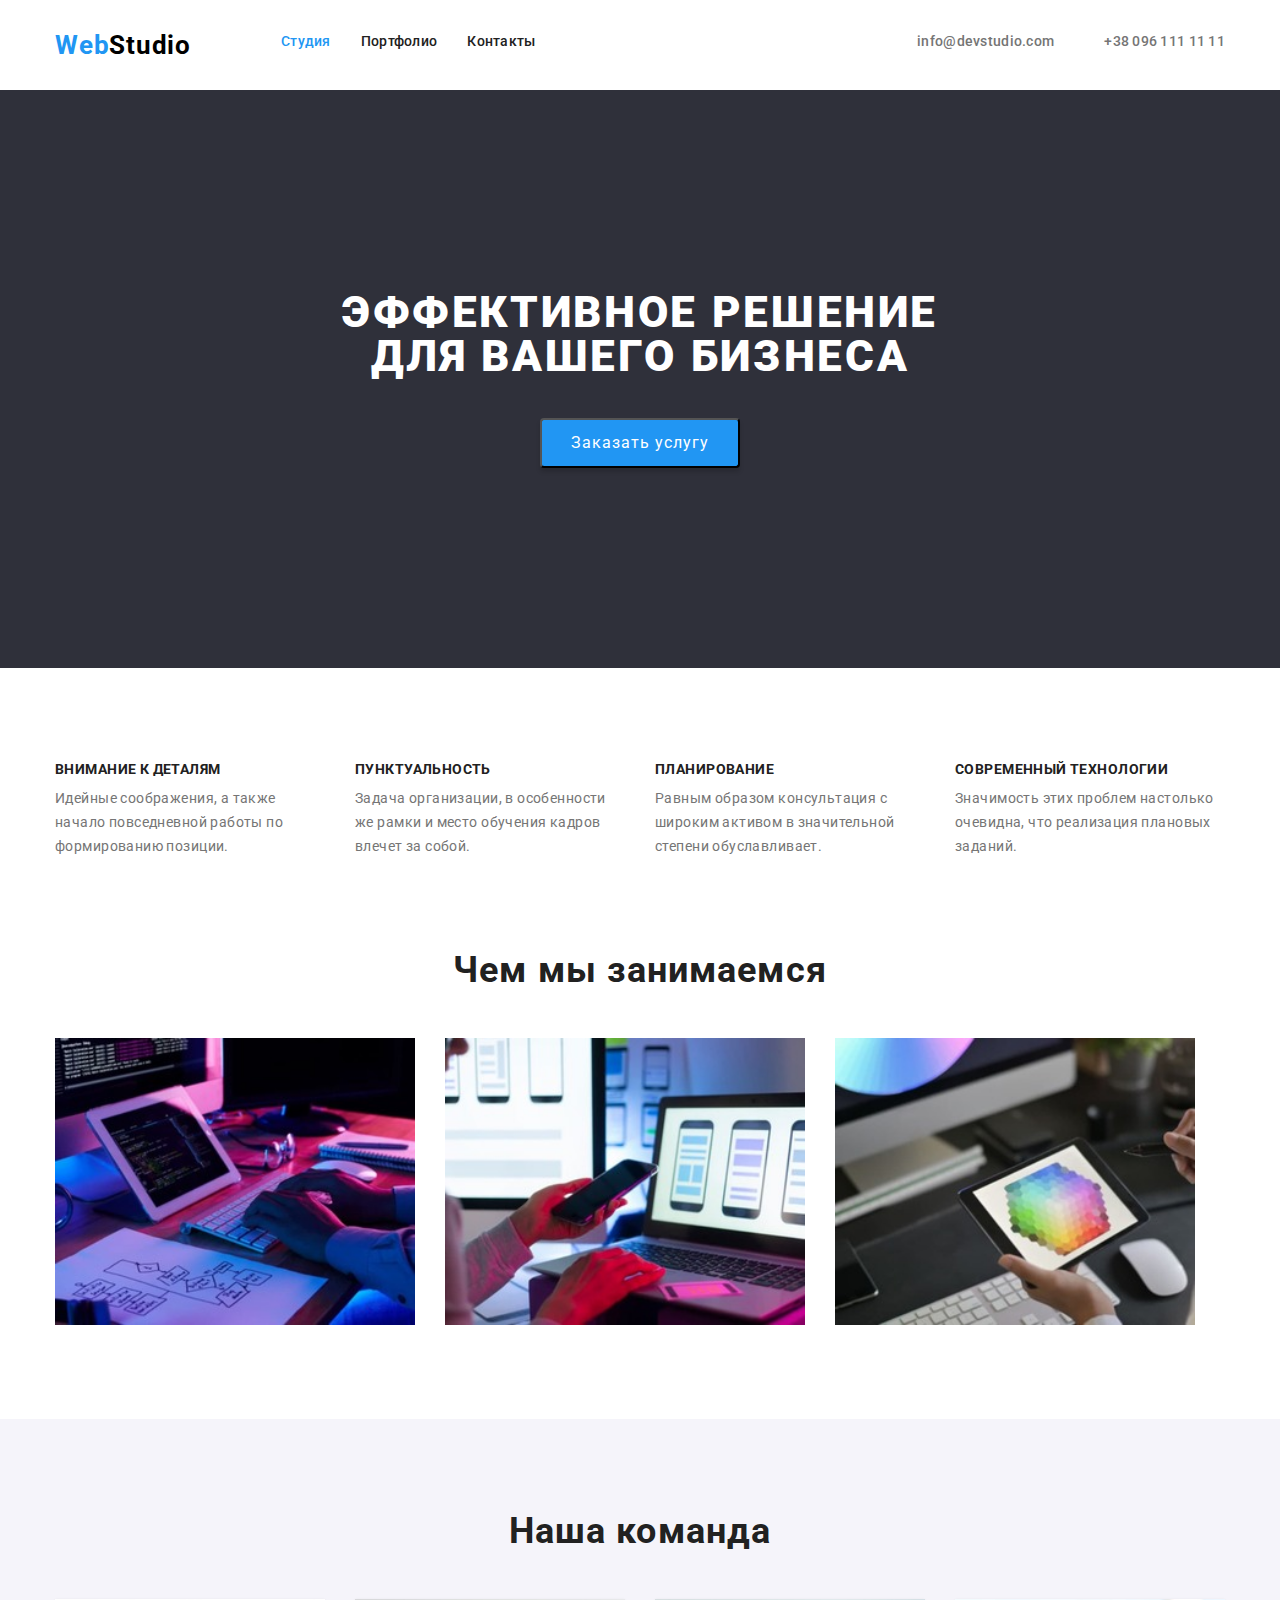
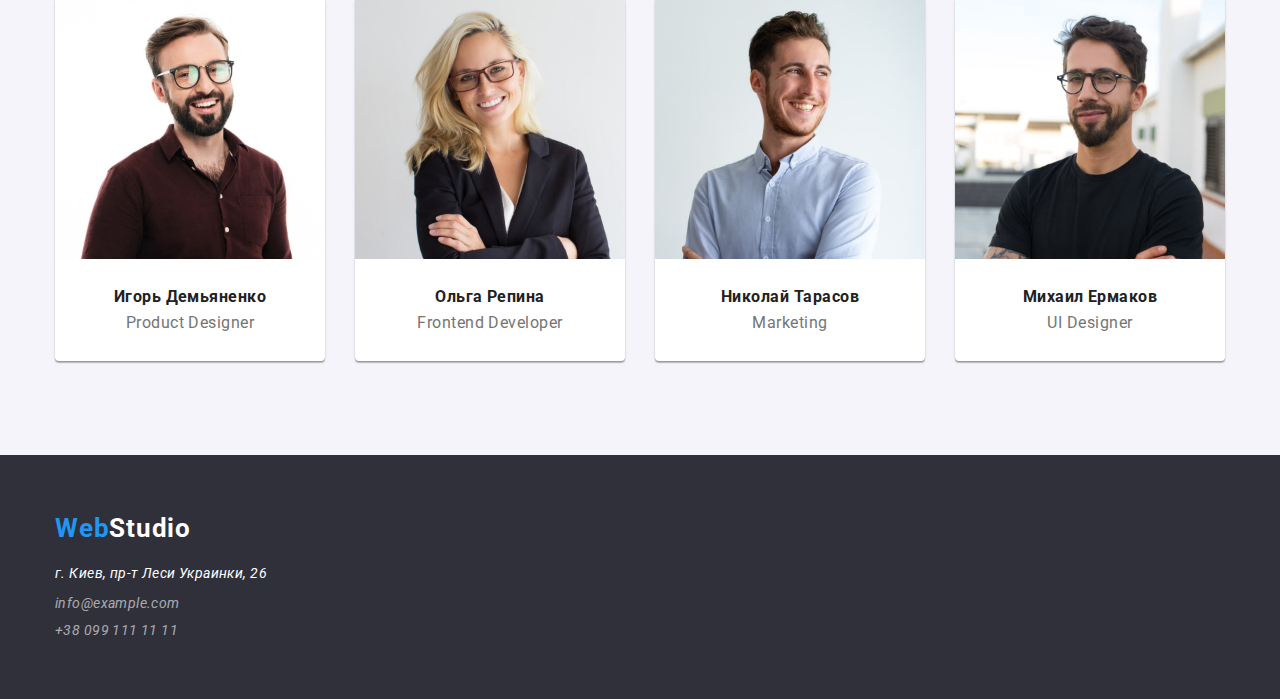
<file: index.html>
<!DOCTYPE html>
<html lang="en">
    <head>
        <meta charset="UTF-8">
        <meta http-equiv="X-UA-Compatible" content="IE=edge">
        <meta name="viewport" content="width=device-width, initial-scale=1.0">
        <title>Web Studip</title>
        <style>
            * {
            padding: 0;
            margin: 0;
            }
        </style>
        <link rel="preconnect" href="https://fonts.googleapis.com">
        <link rel="preconnect" href="https://fonts.gstatic.com" crossorigin>
        <link href="https://fonts.googleapis.com/css2?family=Roboto:wght@100;300;400;500;700;900&display=swap" rel="stylesheet">
        <link rel="stylesheet" href="css/modern-normalize.css">
        <link rel="stylesheet" href="css/style.css">
    </head>
<body>
    <header>
        <div class="container flexwrap-1">
            <nav class="flexwrap-1">
                <a class="webstudio" href="/">Web<span class="studio">Studio</span></a>

                <ul class="linki tocki flexwrap-1 concatst-ost">
                    <li class="li-ots"><a class="linki-1 text-razmer" href="./index.html">Студия</a></li>
                    <li class="li-ots"><a class="linki text-razmer" href="./portfolio.html">Портфолио</a></li>
                    <li class="li-ots"><a class="linki text-razmer" href="">Контакты</a></li>
                </ul>
            </nav>
                <ul class="tocki flexwrap-3 concatst">
                    <li class="li-ots-2"><a class="linki text-razmer-mail" href="mailto:info@devstudio.com">info@devstudio.com</a></li>
                    <li class="li-ots-2"><a class="linki text-razmer-mail" href="tel:+380961111111">+38 096 111 11 11</a></li>
                </ul>
        </div>
        </header>
    <main>
        <!--герой-->
        <section class="fon-knopki">
        <DIV class="container">
            <h1 class="text-knopki">ЭФФЕКТИВНОЕ РЕШЕНИЕ <br> ДЛЯ ВАШЕГО БИЗНЕСА</h1>
            <button class="button-index" type="button">Заказать услугу</button>
        </DIV>
        </section>
        <!--наши преимущества-->
        <section class="flexwrap section-1">
            <div class="container">
            <ul class="tocki flexwrap-1 plusa">
                <li class="padding-plus"><h3 class="flexwrap text-plus">ВНИМАНИЕ К ДЕТАЛЯМ</h3><span class="text-plus-opis flexwrap">Идейные соображения, а также начало повседневной работы по формированию позиции.</span></li>
                <li class="padding-plus"><h3 class="flexwrap text-plus">ПУНКТУАЛЬНОСТЬ</h3><span class="text-plus-opis flexwrap">Задача организации, в особенности же рамки и место обучения кадров влечет за собой.</span></li>
                <li class="padding-plus"><h3 class="flexwrap text-plus">ПЛАНИРОВАНИЕ</h3><span class="text-plus-opis flexwrap">Равным образом консультация с широким активом в значительной степени обуславливает.</span></li>
                <li class="padding-plus"><h3 class="flexwrap text-plus">СОВРЕМЕННЫЙ ТЕХНОЛОГИИ</h3><span class="text-plus-opis flexwrap">Значимость этих проблем настолько очевидна, что реализация плановых заданий.</span></li>
            </ul>
            </div>
        </section>
        <!--чем мы занимаемся-->
        <section class="section prei">
            <div class="container">
            <h2 class="text-zanimaemsya">Чем мы занимаемся</h2>
            <ul class="tocki flexwrap-4">
                <li class="padding"><img src="./images/img1.jpg" alt="вёрстка сайта" width="370" height="294"> </li>
                <li class="padding"><img src="./images/img2.jpg" alt="адаптация сайта" width="370" height="294"> </li>
                <li class="padding"><img src="./images/img3.jpg" alt="дизайн сайта" width="370" height="294"> </li>
            </ul>
            </div>
        </section>
        <!--наша команда-->
        <section class="flexwrap team section-1">
            <div class="container">
            <h2 class="text-zanimaemsya-1 prei">Наша команда</h2>
            <ul class="tocki flexwrap-1">
                <li class="box-1 li-ots-3">
                <img src="./images/img4.jpg" alt="вёрстка сайта" width="270" height="260">
                <div class="ots-2">
                <h2 class="name">Игорь Демьяненко</h2>
                <p class="work">Product Designer</p>
                </div>
                </li>


                <li class="box-1 li-ots-3">
                <img src="./images/img5.jpg" alt="вёрстка сайта" width="270" height="260">
                <div class="ots-2">
                <h2 class="name">Ольга Репина</h2>
                <p class="work">Frontend Developer</p>
                </div>
                </li>

           
                <li class="box-1 li-ots-3">
                <img src="./images/img6.jpg" alt="вёрстка сайта" width="270" height="260">
                <div class="ots-2">
                <h2 class="name">Николай Тарасов</h2>
                <p class="work">Marketing</p>
                </div>
                </li>
   

                <li class="box-1 li-ots-3">
                <img src="./images/img7.jpg" alt="вёрстка сайта" width="270" height="260">
                <div class="ots-2">
                <h2 class="name">Михаил Ермаков</h2>
                <p class="work">UI Designer</p>
                </div>
                </li>
            </ul>
            </div>
        </section>
    </main>
    <footer>
    <div class="container">
        <a class="webstudio-1" href="/">Web<span class="studio-white">Studio</span></a>
        <address>   
            <ul class="tocki">
                <li class="ots-11"><a class="adress" href="https://www.google.com/maps/place/%D0%B1%D1%83%D0%BB.+%D0%9B%D0%B5%D1%81%D0%B8+%D0%A3%D0%BA%D1%80%D0%B0%D0%B8%D0%BD%D0%BA%D0%B8,+26,+%D0%9A%D0%B8%D0%B5%D0%B2,+02000">г. Киев, пр-т Леси Украинки, 26</a></li>
                <li class="ots-11"><a class="telmail-futer" href="mailto:info@example.com">info@example.com</a></li>
                <li class="ots-11"><a class="telmail-futer" href="tel:+380991111111">+38 099 111 11 11</a></li>
            </ul>
        </address>
    </div>
    </footer>
</body>
</html>
</file>
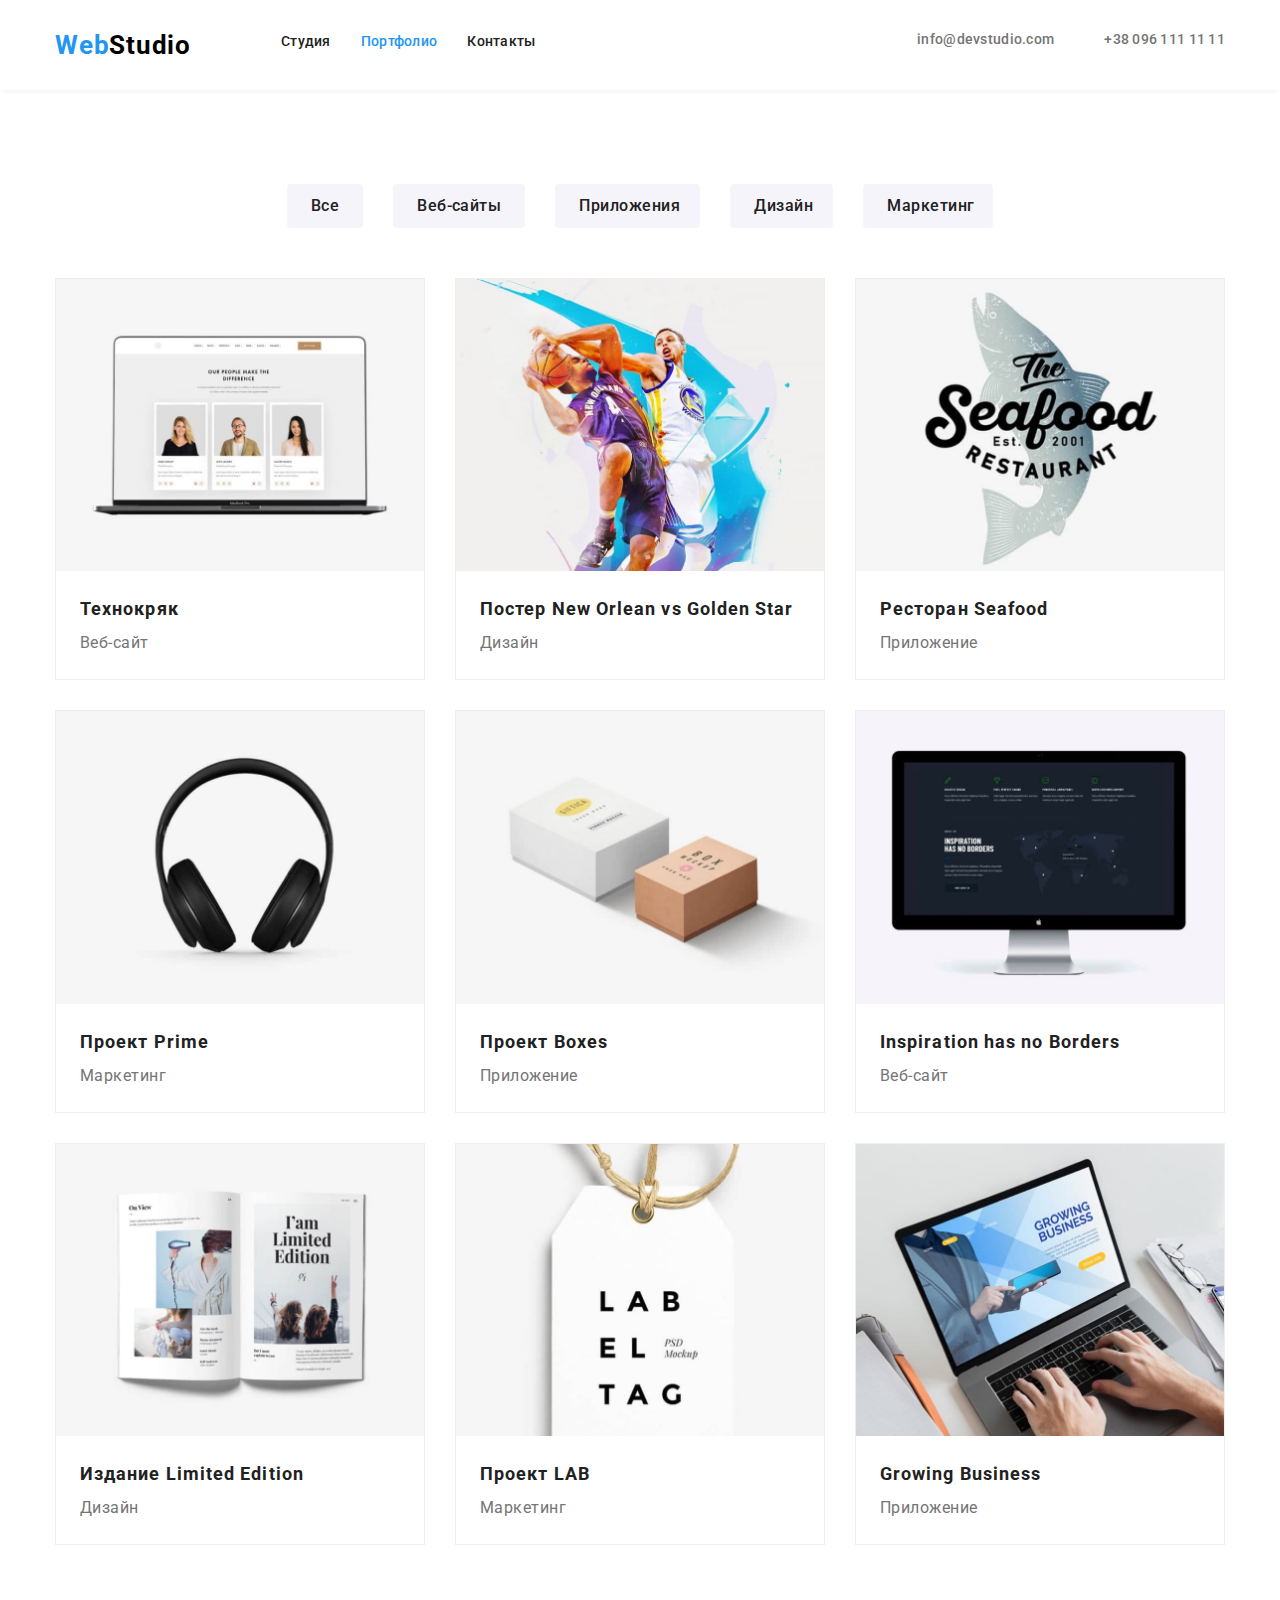
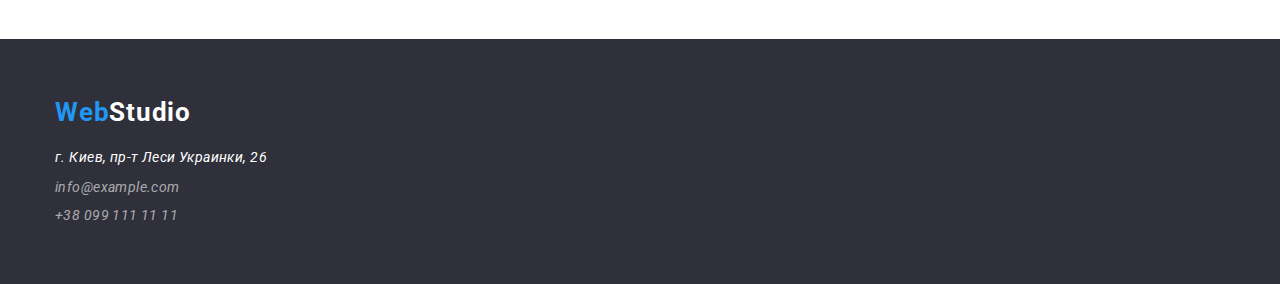
<file: portfolio.html>
<!DOCTYPE html>
<html lang="en">
    <head>
        <meta charset="UTF-8">
        <meta http-equiv="X-UA-Compatible" content="IE=edge">
        <meta name="viewport" content="width=device-width, initial-scale=1.0">
        <title>Portfolio</title>
        <style>
            * {
            padding: 0;
            margin: 0;
            }
        </style>
        <link rel="preconnect" href="https://fonts.googleapis.com">
        <link rel="preconnect" href="https://fonts.gstatic.com" crossorigin>
        <link href="https://fonts.googleapis.com/css2?family=Roboto:wght@100;300;400;500;700;900&display=swap" rel="stylesheet">
        <link rel="stylesheet" href="css/modern-normalize.css">
        <link rel="stylesheet" href="css/style.css">
    </head>
<body>
    <header class="boxshadow">
    <div class="container">
        <nav class="flexwrap">
            <a class="webstudio" href="/">Web<span class="studio">Studio</span></a>

            <ul class="linki tocki flexwrap concatst-ost">
                <li class="li-ots"><a class="linki text-razmer" href="./index.html">Студия</a></li>
                <li class="li-ots"><a class="linki-1 text-razmer" href="./portfolio.html">Портфолио</a></li>
                <li class="li-ots"><a class="linki text-razmer" href="">Контакты</a></li>
            </ul>

        <ul class="telmail flexwrap tocki concatst">
            <li class="li-ots-2"><a class="telmail text" href="mailto:info@devstudio.com">info@devstudio.com</a></li>
            <li class="li-ots-2"><a class="telmail text" href="tel:+380961111111">+38 096 111 11 11</a></li>
            </ul>
        </nav>
    </div>
    </header>
    <main>
        <!--кнопки-->
        <section class="section">
        <div class="container">
            <ul class="tocki flexwrap pad-knopki">
                <li><button class="text-button text-button-0" type="button">Все</button></li>
                <li><button class="text-button text-button-1" type="button">Веб-сайты</button></li>
                <li><button class="text-button text-button-2" type="button">Приложения</button></li>
                <li><button class="text-button text-button-3" type="button">Дизайн</button></li>
                <li><button class="text-button text-button-4" type="button">Маркетинг</button></li>
            </ul>
            <!--портфолио-->
            <ul class="tocki-1 flex-container">
                <li class="box flex-element">
                    <a style="display: block;"><img src="./images/project-1.jpg" alt="изображения сайта" width="370">
                    <div class="ots-4">
                    <h2 class="zag">Технокряк</h2>
                    <p class="opis">Веб-сайт</p>
                    </div></a>
                </li>

                <li class="box flex-element">
                    <a style="display: block;"><img src="./images/project-2.jpg" alt="изображения сайта" width="370">
                    <div class="ots-4">
                    <h2 class="zag">Постер New Orlean vs Golden Star</h2>
                    <p class="opis">Дизайн</p>
                    </div></a>
                </li>

                <li class="box flex-element">
                    <a style="display: block;"><img src="./images/project-3.jpg" alt="изображения сайта" width="370">
                    <div class="ots-4">
                    <h2 class="zag">Ресторан Seafood</h2>
                    <p class="opis">Приложение</p>
                    </div></a>
                </li>

                <li class="box flex-element">
                    <a style="display: block;"><img src="./images/project-4.jpg" alt="изображения сайта" width="370">
                    <div class="ots-4">
                    <h2 class="zag">Проект Prime</h2>
                    <p class="opis">Маркетинг</p>
                    </div></a>
                </li>

                <li class="box flex-element">
                    <a style="display: block;"><img src="./images/project-5.jpg" alt="изображения сайта" width="370">
                    <div class="ots-4">
                    <h2 class="zag">Проект Boxes</h2>
                    <p class="opis">Приложение</p>
                    </div></a>
                </li>

                <li class="box flex-element">
                    <a style="display: block;"><img src="./images/project-6.jpg" alt="изображения сайта" width="370">
                    <div class="ots-4">
                    <h2 class="zag">Inspiration has no Borders</h2>
                    <p class="opis">Веб-сайт</p>
                    </div></a>
                </li>

                
                <li class="box flex-element">
                    <a style="display: block;"><img src="./images/project-7.jpg" alt="изображения сайта" width="370">
                    <div class="ots-4">
                    <h2 class="zag">Издание Limited Edition</h2>
                    <p class="opis">Дизайн</p>
                    </div></a>
                </li>

                <li class="box flex-element">
                    <a style="display: block;"><img src="./images/project-8.jpg" alt="изображения сайта" width="370">
                    <div class="ots-4">
                    <h2 class="zag">Проект LAB</h2>
                    <p class="opis">Маркетинг</p>
                    </div></a>
                </li>

                <li class="box flex-element">
                    <a style="display: block;"><img src="./images/project-9.jpg" alt="изображения сайта" width="370">
                    <div class="ots-4">
                    <h2 class="zag">Growing Business</h2>
                    <p class="opis">Приложение</p>
                    </div></a>
                </li>
            </ul>
        </div>
        </section>
    </main>
    <footer>
        <div class="container">
            <a class="webstudio-1" href="/">Web<span class="studio-white">Studio</span></a>
            <address>   
                <ul class="tocki">
                    <li class="ots-11"><a class="adress" href="https://www.google.com/maps/place/%D0%B1%D1%83%D0%BB.+%D0%9B%D0%B5%D1%81%D0%B8+%D0%A3%D0%BA%D1%80%D0%B0%D0%B8%D0%BD%D0%BA%D0%B8,+26,+%D0%9A%D0%B8%D0%B5%D0%B2,+02000">г. Киев, пр-т Леси Украинки, 26</a></li>
                    <li class="ots-11"><a class="telmail-futer" href="mailto:info@example.com">info@example.com</a></li>
                    <li class="ots-11"><a class="telmail-futer" href="tel:+380991111111">+38 099 111 11 11</a></li>
                </ul>
            </address>
        </div>
        </footer>
</body>
</html>
</file>
<file: css/style.css>
body {
    font-family: 'Roboto', sans-serif;
    color :black;
    margin: 0px;
}

.linki {
    color: #212121; /* Цвет обычной ссылки */ 
    text-decoration: none; /* Убираем подчёркивание у ссылок */
   }
.linki:hover {
    color: #2196F3; /* Цвет ссылки при наведении */ 
    }

.telmail,
.telmail text {
    font-weight: 500;
    font-size: 14px;
    line-height: 1;
    letter-spacing: 0.02em;
    text-decoration: none;
    color: #757575;
}

.tocki {
    list-style-type: none;
}

.webstudio {
    text-decoration: none;    
    font-weight: bold;
    font-size: 26px;
    line-height: 1;
    letter-spacing: 0.03em;
    color: #2196F3;
}

.studio {
    color: black;
}

.navigat {
    margin-left: 93px;
}

.text-razmer {
    font-style: normal;
    font-weight: 500;
    font-size: 14px;
    line-height: 1;
    letter-spacing: 0.02em;    
    color: #212121;
}

.text-button {
    background: #F5F4FA;
    border-radius: 4px;
    font-size: 16px;
    line-height: 2;
    text-align: center;
    letter-spacing: 0.03em;
    color: #212121;
    cursor: pointer;
    border: none;
    padding-top: 6px;
    padding-bottom: 6px;
    padding-left: 24px;
    padding-right: 24px;
    font-weight: 500;
}

.text-button:hover {
    color: white;
    background:#2196F3 ;
}


.zag {
    font-size: 18px;
    line-height: 2;
    letter-spacing: 0.06em;
    color: #212121;
    padding-left: 24px;
}

.opis {
    font-style: normal;
    font-weight: normal;
    font-size: 16px;
    line-height: 2;
    letter-spacing: 0.03em;
    color: #757575;
    padding-left: 24px;
}

.mid {
    text-align: center;
    align-items: center;
}

.box {
    background: #FFFFFF;
    border: 1px solid #EEEEEE;
    box-sizing: border-box;
    width: 370px;
    left: 215px;
    top: 696px;
    margin-right : 30px;
    margin-bottom: 30px;
}


.box:nth-child(7) {
    margin-bottom: 0px;
}

.box:nth-child(8) {
    margin-bottom: 0px;
}

.box:nth-child(9) {
    margin-bottom: 0px;
}

.adress {
    font-size: 14px;
    line-height: 24px;
    letter-spacing: 0.03em;
    text-decoration: none;
    color: #FFFFFF;
}

header {
    background: #FFFFFF;
    padding-top: 32px;
    padding-bottom: 32px;
}


footer {
    background: #2F303A;
    padding-top: 60px;
    padding-bottom: 60px;
}

.studio-white {
    color: white;
}

.telmail-futer {
    font-size: 14px;
    line-height: 1;
    letter-spacing: 0.03em;
    color: rgba(255, 255, 255, 0.6);
    text-decoration: none;
}

.fon-knopki {
    max-width: 1600px;
    left: 0px;
    top: 80px;
    background: #2F303A;
    padding-top: 200px;
    padding-bottom: 200px;
}

.text-knopki {
    font-weight: 900;
    font-size: 44px;
    line-height: 1;
    text-align: center;
    letter-spacing: 0.06em;
    text-transform: uppercase;
    color: white;
    margin: 0px;
    margin-bottom: 40px;
}

.button-index {
    background: #2196F3;
    box-shadow: 0px 4px 4px rgba(0, 0, 0, 0.15);
    border-radius: 4px;
    font-size: 16px;
    line-height: 2;
    letter-spacing: 0.06em;
    color: #FFFFFF;
    width: 200px;
    height: 50px;
    cursor: pointer;
    display: block;
    margin: auto;
}

.text-plus {
    font-size: 14px;
    line-height: 1;
    letter-spacing: 0.03em;
    text-transform: uppercase;
    color: #212121;
    width: 270px;
    margin-bottom: 10px;
}

.text-plus-opis {
    font-size: 14px;
    line-height: 24px;
    letter-spacing: 0.03em;
    color: #757575;
    width: 270px;
}

.text-zanimaemsya {
    font-size: 36px;
    line-height: 1;
    text-align: center;
    letter-spacing: 0.03em;
    color: #212121;
    margin: 0 auto;
    margin-bottom: 50px;
}

.name {
    font-size: 16px;
    line-height: 1;
    text-align: center;
    letter-spacing: 0.03em;
    color: #212121;
    padding-bottom: 10px;
}

.work {
    font-size: 16px;
    line-height: 1;
    text-align: center;
    letter-spacing: 0.03em;
    color: #757575;
}

.box-1 {
    width: 270px;
    background: #FFFFFF;
    box-shadow: 0px 1px 3px rgba(0, 0, 0, 0.12), 0px 1px 1px rgba(0, 0, 0, 0.14), 0px 2px 1px rgba(0, 0, 0, 0.2);
    border-radius: 0px 0px 4px 4px;
}


.box-1:last-child {
    margin: 0px;
}

/* ховеры */
.telmail-futer:hover {
    color: #2196F3;    
}

.adress:hover {
    color: #2196F3;
}

.section {
    padding-top: 94px;
    padding-bottom: 94px;
}

.nav-box {
    width : 1200px
    height: 80px;
}

.flexwrap {
    display: flex;
    flex-wrap: wrap;
}

.li-ots {
    margin-right: 30px; 
}

.li-ots {

}


.li-ots:last-child {
    margin-right: 0px;
}

.concatst {
    margin-left: auto;

}

.li-ots-2 {
    margin-right: 50px;
}

.li-ots-2:last-child {
    margin-right: 0px;
}

.concatst-ost {
    margin-left: 90px;
}

.flex-container {
    display: flex;
    flex-wrap: wrap;
}

.padding {
    margin-right: 30px;
    flex-basis: calc(100% / 3 - 30px)
}

.padding:last-child {
    margin-right: 0px;
}

.main-box {
    width: 1230px;
    padding-left: 15px;
    padding-right: 15px;
    margin-left: auto;
    margin-right: auto;
}

.padding-plus {
    margin-right: 30px;
    display: block;

}

.padding-plus:last-child {
    margin-right: 0px;
}

.prei {
    padding-top: 0px;
}

.ots {
    margin-left: 215px;
    margin-right: 215px;
}

.plusa {

}

.team {
    left: 0px;
    top: 1449px;
    background: #F5F4FA;
}


.container {
    margin-left: auto;
    margin-right: auto;
    padding-left: 15px;
    padding-right: 15px;
    width: 1200px;
}

.pad-knopki {
    margin-bottom: 50px;
    justify-content: center;
}

.pad-knopki li {
    margin-right: 30px;
}

.pad-knopki li:last-child {
    margin-right: 0px;
}

.zag-1 {
    font-size: 18px;
    line-height: 2;
    letter-spacing: 0.06em;
    color: #212121;
    height: 36px;
}

img {
    display: block;
    height:auto; 
    width:100%;

}

.ots-11 {
    margin-bottom: 9px;
}

.ots-11:last-child {
    margin-bottom: 0px;
}

.webstudio-1 {
    text-decoration: none;    
    font-weight: bold;
    display: block;
    font-size: 26px;
    line-height: 1;
    letter-spacing: 0.03em;
    color: #2196F3;
    margin-bottom: 20px;
    
}

.text-button-0 {

}

.text-button-1 {
}

.text-button-2 {
    width: 145px;
}

.text-button-3 {
    width: 103px;
}

.text-button-4 {
    width: 130px;
}

.boxshadow {
    box-shadow: 0 6px 4px -4px rgb(0 0 0 / 5%)
  }


.text-zanimaemsya-1 {
    font-size: 36px;
    line-height: 1;
    text-align: center;
    letter-spacing: 0.03em;
    color: #212121;
    margin-bottom: 50px;
}

.section-1 {
    padding-top: 94px;
    padding-bottom: 94px;
}

.section-2 {
    padding-bottom: 94px;
}

nav {

}

h1, h2, h3, h4, h5, h6, p, ul {
    padding: 0;
}

.ots-2 {
    padding-top: 30px;
    padding-bottom: 30px;
}

.li-ots-3 {
    margin-right: 30px;
}

.box:nth-child(3) {
    margin-right: 0px;
}

.box:nth-child(6) {
    margin-right: 0px;
}

.box:nth-child(9) {
    margin-right: 0px;
}



.zxc {
    padding-right: 30px;
}

.tocki-1 {
    list-style-type: none;
    padding-left: 0;
}

.li-ots-3:last-child {
    margin: 0px;
}

.ots-4 {
    padding-top: 20px;
    padding-bottom: 20px;
}

.flexwrap-1 {
    display: flex;
}

.flexwrap-3 {
    display: flex;
    justify-items: end;
}

.flexwrap-4 {
    display: flex;
}

.linki-1 {
    color: #2196F3; /* Цвет обычной ссылки */ 
    text-decoration: none; /* Убираем подчёркивание у ссылок */
   }
.linki-1:hover {
    color: #2196F3; /* Цвет ссылки при наведении */ 
    }

.text-razmer-mail {
    font-style: normal;
    font-weight: 500;
    font-size: 14px;
    line-height: 1;
    letter-spacing: 0.02em;    
    color: #757575;
}
</file>
